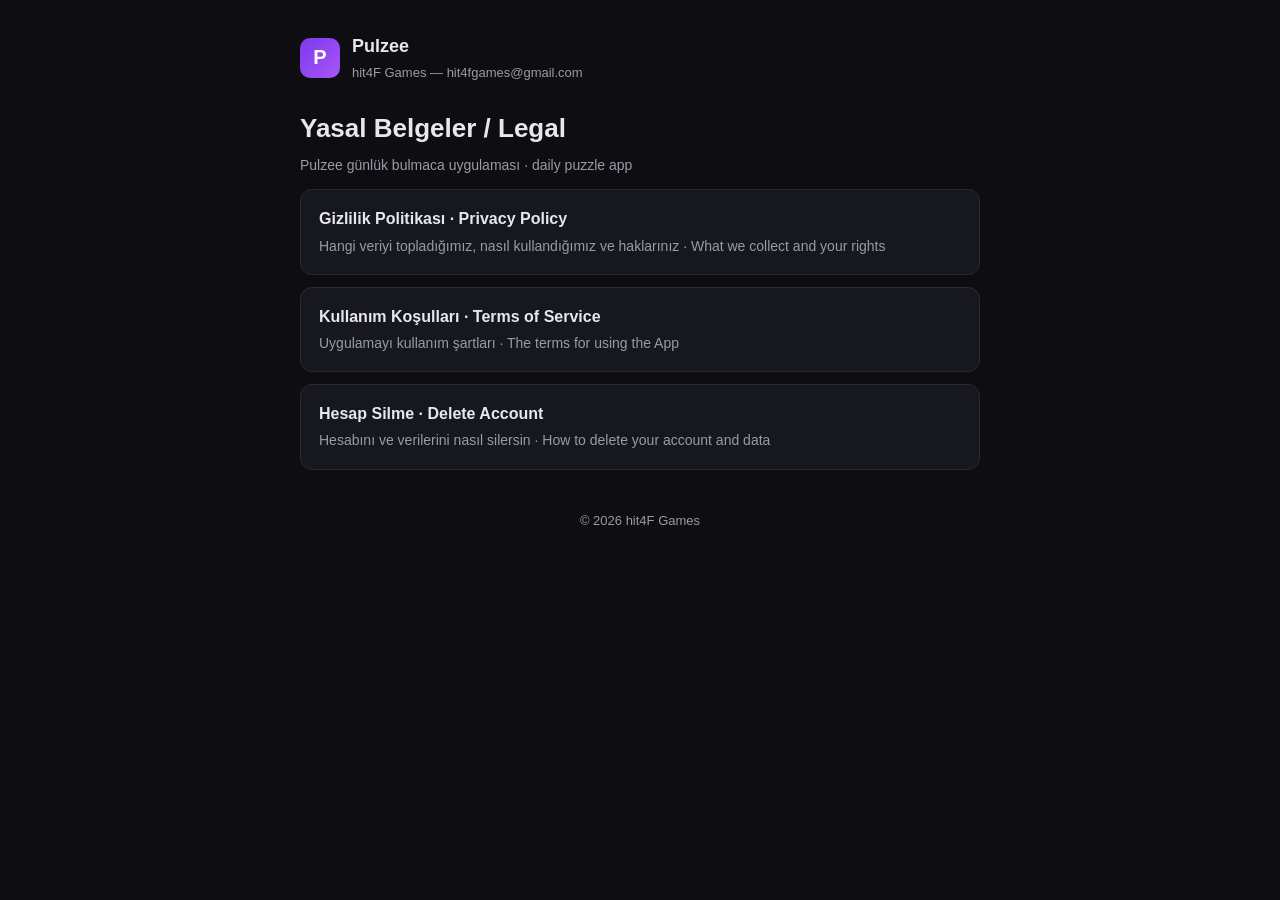
<file: index.html>
<!DOCTYPE html>
<html lang="tr">
<head>
<meta charset="utf-8">
<meta name="viewport" content="width=device-width, initial-scale=1">
<title>Pulzee — Yasal / Legal</title>
<link rel="stylesheet" href="assets/legal.css">
</head>
<body>
<div class="wrap">
  <header class="brand">
    <div class="logo">P</div>
    <div class="name">Pulzee<small>hit4F Games — hit4fgames@gmail.com</small></div>
  </header>

  <h1>Yasal Belgeler / Legal</h1>
  <p class="meta">Pulzee günlük bulmaca uygulaması · daily puzzle app</p>

  <ul class="home-links">
    <li><a href="privacy.html">Gizlilik Politikası · Privacy Policy<span>Hangi veriyi topladığımız, nasıl kullandığımız ve haklarınız · What we collect and your rights</span></a></li>
    <li><a href="terms.html">Kullanım Koşulları · Terms of Service<span>Uygulamayı kullanım şartları · The terms for using the App</span></a></li>
    <li><a href="delete-account.html">Hesap Silme · Delete Account<span>Hesabını ve verilerini nasıl silersin · How to delete your account and data</span></a></li>
  </ul>

  <footer>© 2026 hit4F Games</footer>
</div>
</body>
</html>
</file>
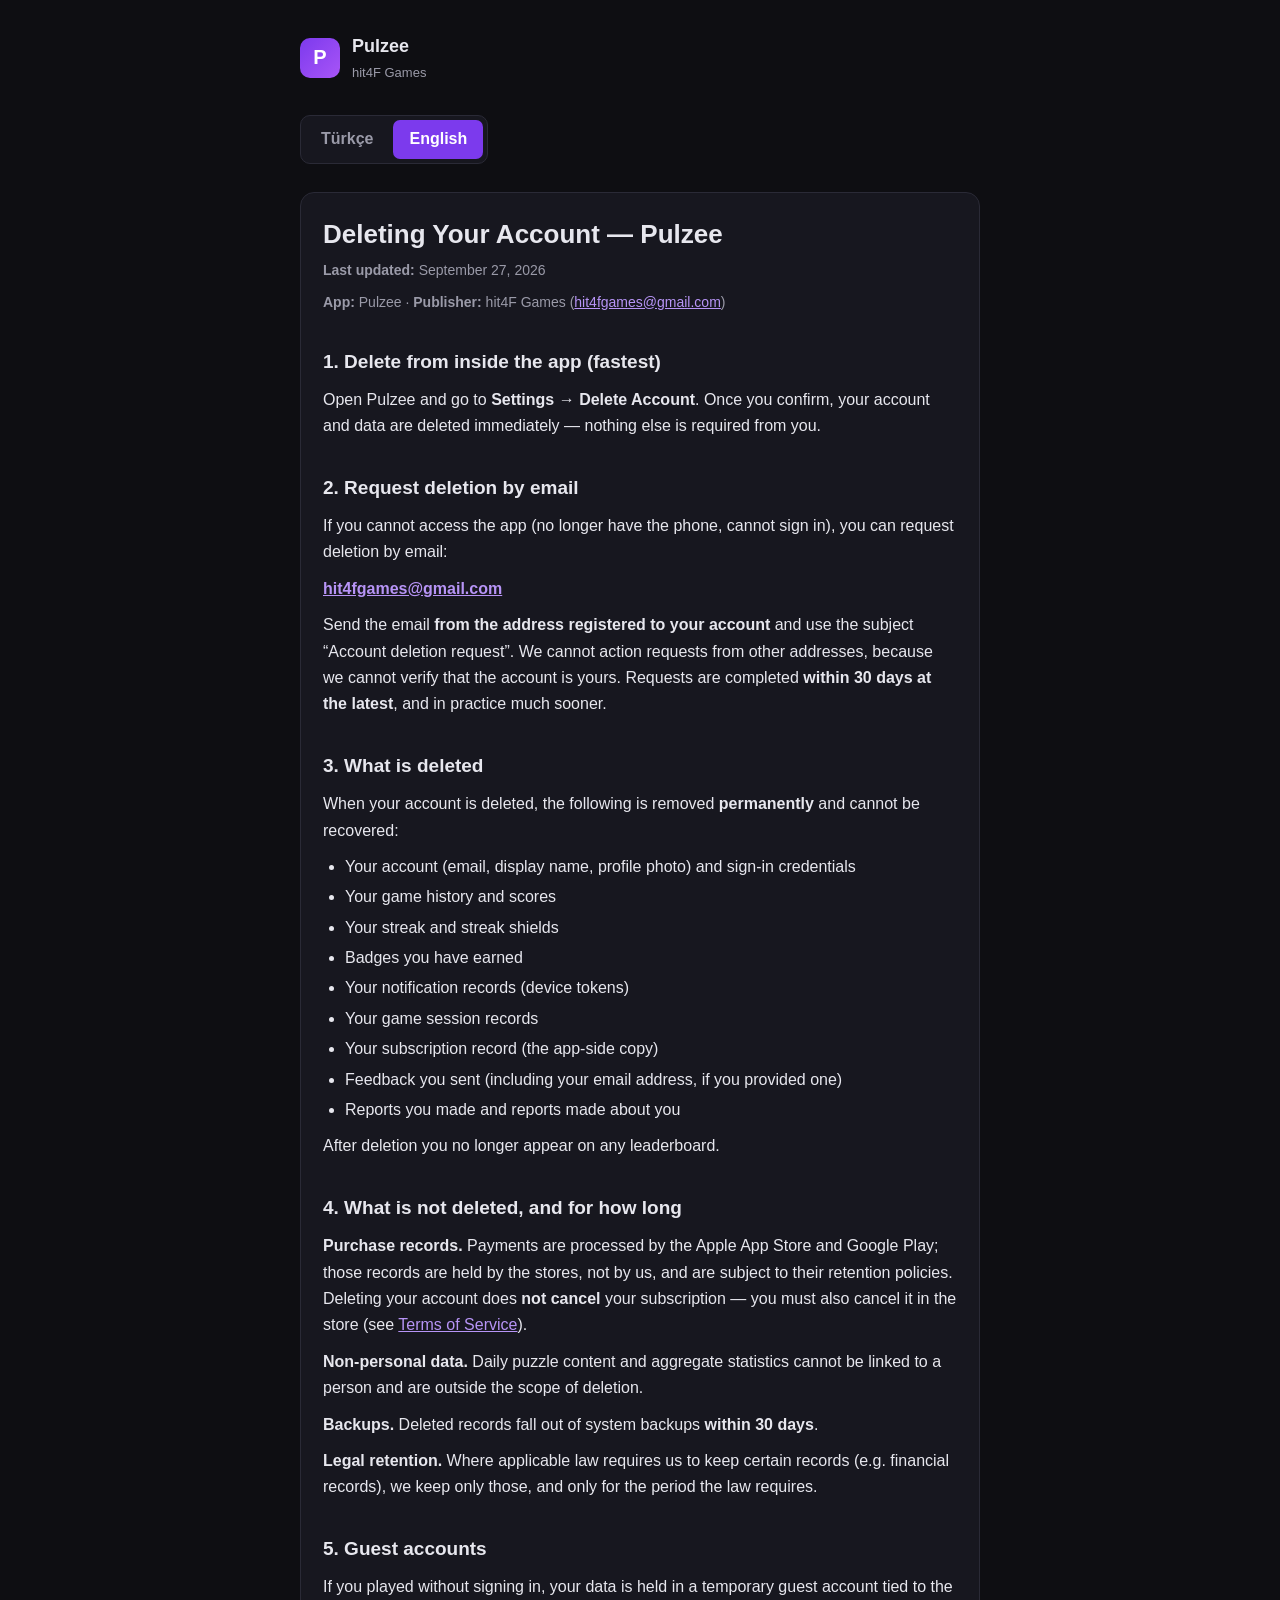
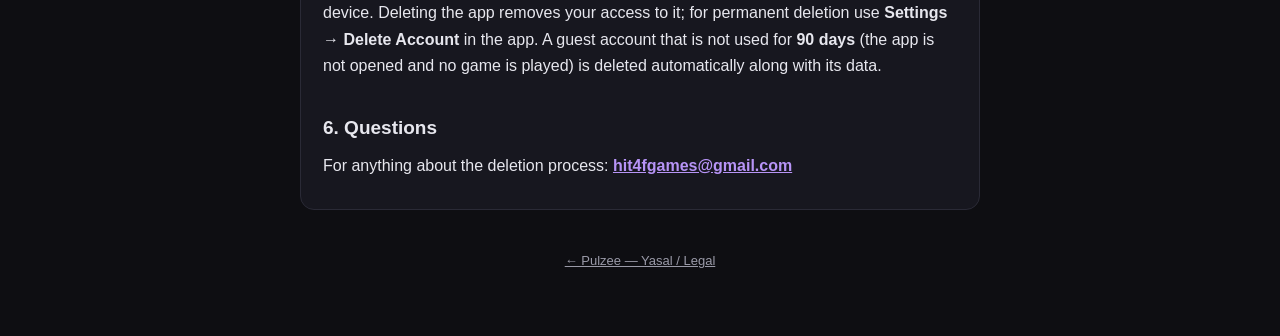
<file: delete-account.html>
<!DOCTYPE html>
<html lang="tr">
<head>
<meta charset="utf-8">
<meta name="viewport" content="width=device-width, initial-scale=1">
<title>Hesap Silme — Pulzee</title>
<link rel="stylesheet" href="assets/legal.css">
</head>
<body>
<div class="wrap">
  <header class="brand">
    <div class="logo">P</div>
    <div class="name">Pulzee<small>hit4F Games</small></div>
  </header>

  <div class="lang-toggle" role="tablist">
    <button data-set="tr" class="active">Türkçe</button>
    <button data-set="en">English</button>
  </div>

  <!-- TÜRKÇE -->
  <article data-lang="tr" class="show card">
    <h1>Hesabını Silme — Pulzee</h1>
    <p class="meta"><strong>Son güncelleme:</strong> 27 Eylül 2026</p>
    <p class="meta"><strong>Uygulama:</strong> Pulzee · <strong>Yayıncı:</strong> hit4F Games (<a href="mailto:hit4fgames@gmail.com">hit4fgames@gmail.com</a>)</p>

    <h2>1. Uygulamadan silme (en hızlı yol)</h2>
    <p>Pulzee'yi açın ve <strong>Ayarlar → Hesabı Sil</strong> yolunu izleyin. Onayladığınızda hesabınız ve verileriniz anında silinir; ayrıca bir işlem yapmanız gerekmez.</p>

    <h2>2. E-posta ile silme talebi</h2>
    <p>Uygulamaya erişemiyorsanız (telefonunuz yoksa, hesabınıza giremiyorsanız) talebinizi e-postayla iletebilirsiniz:</p>
    <p><strong><a href="mailto:hit4fgames@gmail.com?subject=Hesap%20silme%20talebi%20%E2%80%94%20Pulzee">hit4fgames@gmail.com</a></strong></p>
    <p>E-postayı <strong>hesabınıza kayıtlı adresten</strong> gönderin ve konuya “Hesap silme talebi” yazın. Kayıtlı adresten gelmeyen talepleri, hesabın gerçekten size ait olduğunu doğrulayamadığımız için işleme alamayız. Talepler <strong>en geç 30 gün</strong> içinde sonuçlandırılır; pratikte çok daha hızlıdır.</p>

    <h2>3. Silinen veriler</h2>
    <p>Hesabınız silindiğinde şunlar <strong>kalıcı olarak</strong> kaldırılır ve geri alınamaz:</p>
    <ul>
      <li>Hesabınız (e-posta, görünen ad, profil fotoğrafı) ve giriş bilgileriniz</li>
      <li>Oyun geçmişiniz ve puanlarınız</li>
      <li>Seriniz ve seri kalkanlarınız</li>
      <li>Kazandığınız rozetler</li>
      <li>Bildirim kayıtlarınız (cihaz jetonları)</li>
      <li>Oyun oturumu kayıtlarınız</li>
      <li>Abonelik kaydınız (uygulama tarafındaki kopyası)</li>
      <li>Gönderdiğiniz geri bildirimler (yazdıysanız e-posta adresiyle birlikte)</li>
      <li>Yaptığınız ve hakkınızda yapılan şikayet kayıtları</li>
    </ul>
    <p>Silme işleminden sonra liderlik tablolarında görünmezsiniz.</p>

    <h2>4. Silinmeyen veriler ve süreler</h2>
    <p><strong>Satın alma kayıtları.</strong> Ödemeler Apple App Store ve Google Play üzerinden gerçekleşir; bu kayıtlar bizde değil, ilgili mağazada tutulur ve mağazanın kendi saklama politikasına tabidir. Hesabınızı silmek aboneliğinizi <strong>iptal etmez</strong> — aboneliği ayrıca mağazadan kapatmanız gerekir (bkz. <a href="terms.html">Kullanım Koşulları</a>).</p>
    <p><strong>Kişiye bağlı olmayan veriler.</strong> Günlük bulmaca içeriği ve toplam istatistikler kişiyle ilişkilendirilemez; bunlar silme kapsamında değildir.</p>
    <p><strong>Yedekler.</strong> Silinen kayıtlar sistem yedeklerinden en geç <strong>30 gün</strong> içinde düşer.</p>
    <p><strong>Yasal saklama.</strong> Yürürlükteki mevzuat gereği tutmak zorunda olduğumuz kayıtlar (ör. mali kayıtlar) varsa yalnız o kapsamda ve yasanın öngördüğü süreyle saklanır.</p>

    <h2>5. Misafir hesapları</h2>
    <p>Giriş yapmadan oynadıysanız verileriniz cihaza bağlı geçici bir misafir hesabında tutulur. Uygulamayı silmeniz bu hesaba erişimi ortadan kaldırır; kalıcı silme için uygulamadan <strong>Ayarlar → Hesabı Sil</strong> yolunu kullanın. Misafir hesabı <strong>90 gün</strong> boyunca kullanılmazsa (uygulama açılmaz, oyun oynanmazsa) verileriyle birlikte zaten otomatik olarak silinir.</p>

    <h2>6. Sorular</h2>
    <p>Silme süreciyle ilgili her soru için: <strong><a href="mailto:hit4fgames@gmail.com">hit4fgames@gmail.com</a></strong></p>
  </article>

  <!-- ENGLISH -->
  <article data-lang="en" class="card">
    <h1>Deleting Your Account — Pulzee</h1>
    <p class="meta"><strong>Last updated:</strong> September 27, 2026</p>
    <p class="meta"><strong>App:</strong> Pulzee · <strong>Publisher:</strong> hit4F Games (<a href="mailto:hit4fgames@gmail.com">hit4fgames@gmail.com</a>)</p>

    <h2>1. Delete from inside the app (fastest)</h2>
    <p>Open Pulzee and go to <strong>Settings → Delete Account</strong>. Once you confirm, your account and data are deleted immediately — nothing else is required from you.</p>

    <h2>2. Request deletion by email</h2>
    <p>If you cannot access the app (no longer have the phone, cannot sign in), you can request deletion by email:</p>
    <p><strong><a href="mailto:hit4fgames@gmail.com?subject=Account%20deletion%20request%20%E2%80%94%20Pulzee">hit4fgames@gmail.com</a></strong></p>
    <p>Send the email <strong>from the address registered to your account</strong> and use the subject “Account deletion request”. We cannot action requests from other addresses, because we cannot verify that the account is yours. Requests are completed <strong>within 30 days at the latest</strong>, and in practice much sooner.</p>

    <h2>3. What is deleted</h2>
    <p>When your account is deleted, the following is removed <strong>permanently</strong> and cannot be recovered:</p>
    <ul>
      <li>Your account (email, display name, profile photo) and sign-in credentials</li>
      <li>Your game history and scores</li>
      <li>Your streak and streak shields</li>
      <li>Badges you have earned</li>
      <li>Your notification records (device tokens)</li>
      <li>Your game session records</li>
      <li>Your subscription record (the app-side copy)</li>
      <li>Feedback you sent (including your email address, if you provided one)</li>
      <li>Reports you made and reports made about you</li>
    </ul>
    <p>After deletion you no longer appear on any leaderboard.</p>

    <h2>4. What is not deleted, and for how long</h2>
    <p><strong>Purchase records.</strong> Payments are processed by the Apple App Store and Google Play; those records are held by the stores, not by us, and are subject to their retention policies. Deleting your account does <strong>not cancel</strong> your subscription — you must also cancel it in the store (see <a href="terms.html">Terms of Service</a>).</p>
    <p><strong>Non-personal data.</strong> Daily puzzle content and aggregate statistics cannot be linked to a person and are outside the scope of deletion.</p>
    <p><strong>Backups.</strong> Deleted records fall out of system backups <strong>within 30 days</strong>.</p>
    <p><strong>Legal retention.</strong> Where applicable law requires us to keep certain records (e.g. financial records), we keep only those, and only for the period the law requires.</p>

    <h2>5. Guest accounts</h2>
    <p>If you played without signing in, your data is held in a temporary guest account tied to the device. Deleting the app removes your access to it; for permanent deletion use <strong>Settings → Delete Account</strong> in the app. A guest account that is not used for <strong>90 days</strong> (the app is not opened and no game is played) is deleted automatically along with its data.</p>

    <h2>6. Questions</h2>
    <p>For anything about the deletion process: <strong><a href="mailto:hit4fgames@gmail.com">hit4fgames@gmail.com</a></strong></p>
  </article>

  <footer>
    <a href="index.html">← Pulzee — Yasal / Legal</a>
  </footer>
</div>

<script>
  (function () {
    var buttons = document.querySelectorAll('.lang-toggle button');
    function set(lang) {
      document.documentElement.lang = lang;
      document.querySelectorAll('[data-lang]').forEach(function (el) {
        el.classList.toggle('show', el.getAttribute('data-lang') === lang);
      });
      buttons.forEach(function (b) { b.classList.toggle('active', b.getAttribute('data-set') === lang); });
    }
    buttons.forEach(function (b) { b.addEventListener('click', function () { set(b.getAttribute('data-set')); }); });
    var nav = (navigator.language || 'tr').toLowerCase();
    set(nav.indexOf('tr') === 0 ? 'tr' : 'en');
  })();
</script>
</body>
</html>
</file>
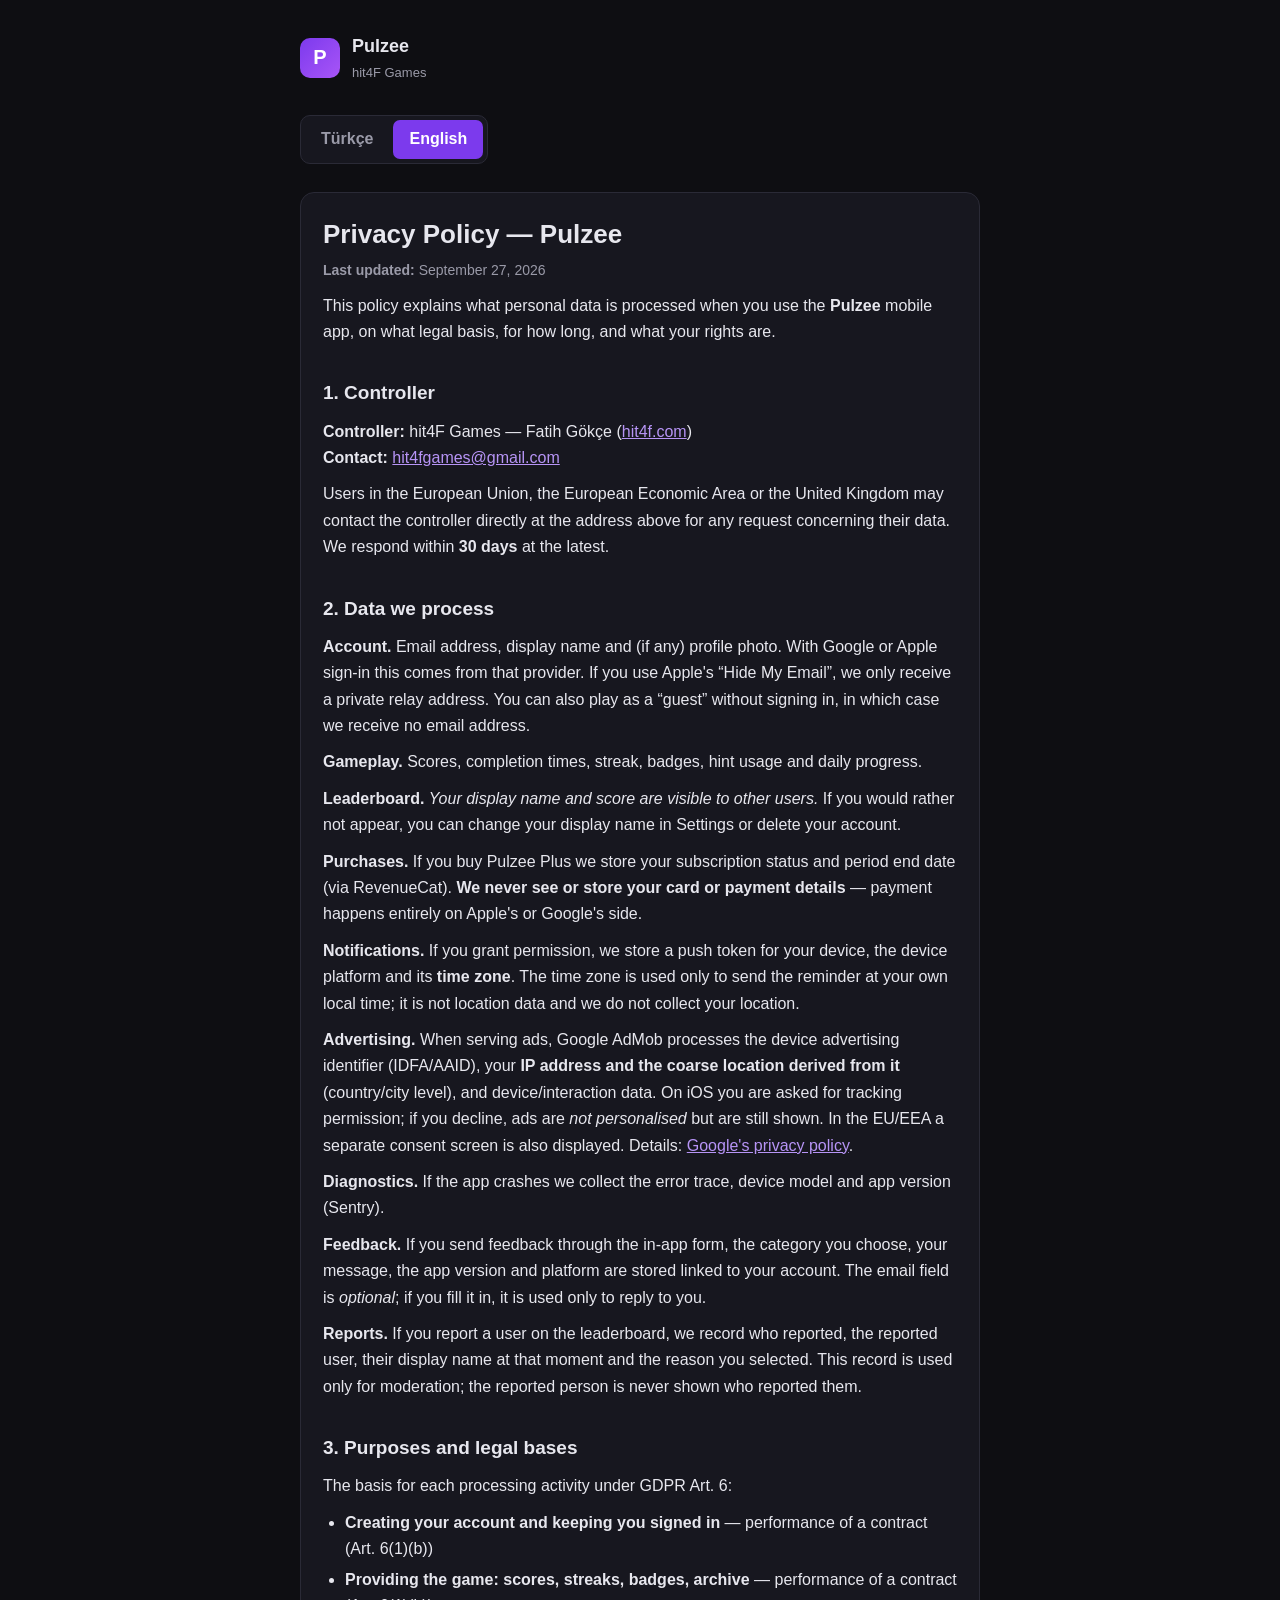
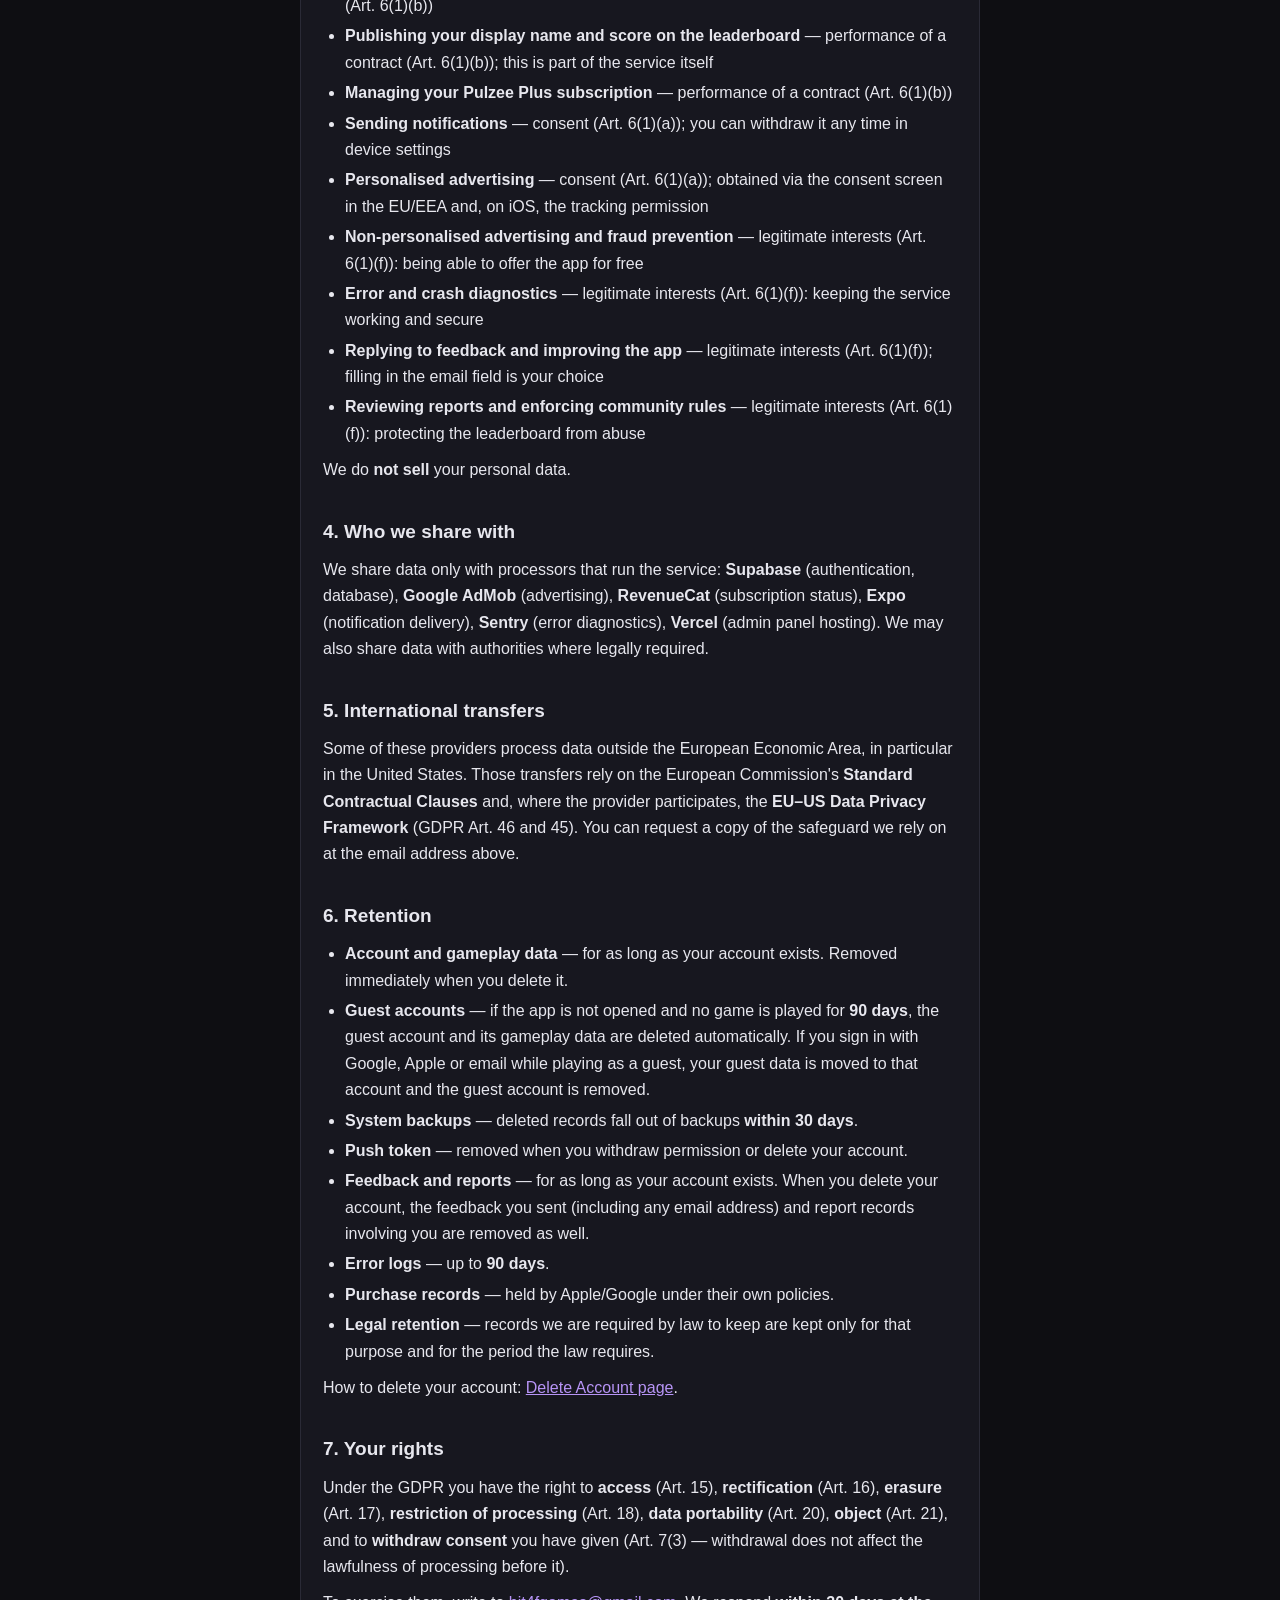
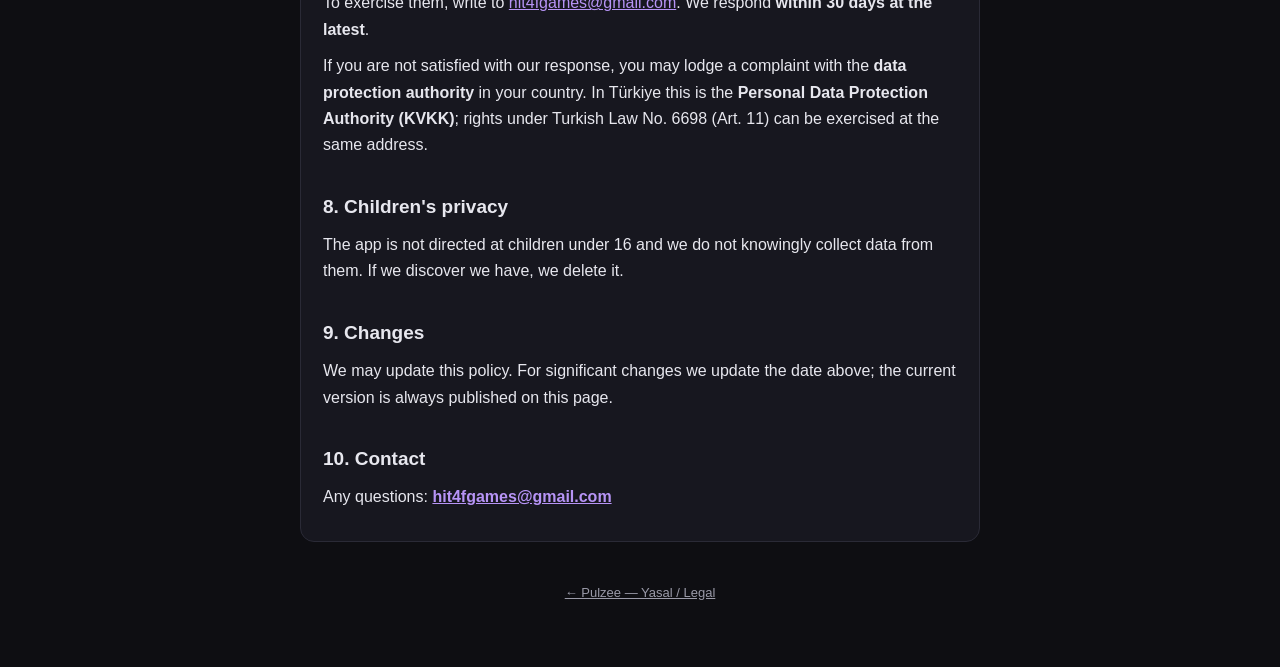
<file: privacy.html>
<!DOCTYPE html>
<html lang="tr">
<head>
<meta charset="utf-8">
<meta name="viewport" content="width=device-width, initial-scale=1">
<title>Gizlilik Politikası — Pulzee</title>
<link rel="stylesheet" href="assets/legal.css">
</head>
<body>
<div class="wrap">
  <header class="brand">
    <div class="logo">P</div>
    <div class="name">Pulzee<small>hit4F Games</small></div>
  </header>

  <div class="lang-toggle" role="tablist">
    <button data-set="tr" class="active">Türkçe</button>
    <button data-set="en">English</button>
  </div>

  <!-- TÜRKÇE -->
  <article data-lang="tr" class="show card">
    <h1>Gizlilik Politikası — Pulzee</h1>
    <p class="meta"><strong>Son güncelleme:</strong> 27 Eylül 2026</p>
    <p>Bu politika, <strong>Pulzee</strong> mobil uygulamasını kullandığınızda hangi kişisel verilerin işlendiğini, hangi hukuki dayanakla, ne kadar süreyle ve haklarınızın neler olduğunu açıklar.</p>

    <h2>1. Veri sorumlusu</h2>
    <p><strong>Veri sorumlusu:</strong> hit4F Games — Fatih Gökçe (<a href="https://hit4f.com">hit4f.com</a>)<br>
    <strong>İletişim:</strong> <a href="mailto:hit4fgames@gmail.com">hit4fgames@gmail.com</a></p>
    <p>Avrupa Birliği, Avrupa Ekonomik Alanı veya Birleşik Krallık'taki kullanıcılar, verileriyle ilgili her talep için doğrudan yukarıdaki adrese yazabilir. Taleplere en geç <strong>30 gün</strong> içinde yanıt veririz.</p>

    <h2>2. İşlediğimiz veriler</h2>
    <p><strong>Hesap.</strong> E-posta adresi, görünen ad ve (varsa) profil fotoğrafı. Google veya Apple ile girişte bu bilgiler o sağlayıcıdan gelir. Apple'da “e-postamı gizle” seçilirse yalnızca bir özel iletim (private relay) adresi alırız. Giriş yapmadan “misafir” olarak da oynayabilirsiniz; o durumda e-posta almayız.</p>
    <p><strong>Oyun verileri.</strong> Skorlar, tamamlama süreleri, seri (streak) bilgisi, rozetler, ipucu kullanımı ve günlük ilerleme.</p>
    <p><strong>Liderlik tablosu.</strong> <em>Görünen adınız ve puanınız diğer kullanıcılara açıktır.</em> Liderlikte görünmek istemiyorsanız görünen adınızı Ayarlar'dan değiştirebilir veya hesabınızı silebilirsiniz.</p>
    <p><strong>Satın alma.</strong> Pulzee Plus alırsanız abonelik durumunuz ve dönem bitiş tarihiniz saklanır (RevenueCat üzerinden). <strong>Kart veya ödeme bilgilerinizi görmeyiz ve saklamayız</strong> — ödeme tamamen Apple/Google tarafında gerçekleşir.</p>
    <p><strong>Bildirim.</strong> İzin verirseniz cihazınıza ait bir bildirim jetonu (push token), cihazın platformu ve <strong>saat dilimi</strong> saklanır. Saat dilimi yalnız hatırlatmayı sizin yerel saatinizde göndermek için kullanılır; konum bilgisi değildir ve konumunuz alınmaz.</p>
    <p><strong>Reklam.</strong> Google AdMob reklam gösterirken cihaz reklam kimliği (IDFA/AAID), <strong>IP adresi ve buradan türetilen kaba konum</strong> (ülke/şehir düzeyi) ile cihaz/etkileşim bilgilerini işler. iOS'ta izleme izni sorulur; reddederseniz reklamlar <em>kişiselleştirilmez</em> ama gösterilmeye devam eder. AB/AEA'da ayrıca bir rıza ekranı gösterilir. Ayrıntı: <a href="https://policies.google.com/privacy">Google gizlilik politikası</a>.</p>
    <p><strong>Teşhis.</strong> Uygulama çökerse hata kaydı, cihaz modeli ve uygulama sürümü toplanır (Sentry).</p>
    <p><strong>Geri bildirim.</strong> Uygulama içi formdan geri bildirim gönderirseniz seçtiğiniz kategori, yazdığınız mesaj, uygulama sürümü ve platform hesabınızla ilişkili olarak saklanır. E-posta alanı <em>isteğe bağlıdır</em>; doldurursanız yalnızca size yanıt vermek için kullanılır.</p>
    <p><strong>Şikayet.</strong> Liderlik tablosunda bir kullanıcıyı şikayet ederseniz şikayet eden, şikayet edilen kullanıcı, o anki görünen adı ve seçilen sebep kaydedilir. Bu kayıt yalnız moderasyon için kullanılır; şikayet edilen kişiye kimin şikayet ettiği gösterilmez.</p>

    <h2>3. Amaçlar ve hukuki dayanaklar</h2>
    <p>GDPR md. 6 kapsamında her işleme faaliyetinin dayanağı:</p>
    <ul>
      <li><strong>Hesabı oluşturmak ve oturumu sürdürmek</strong> — sözleşmenin ifası (md. 6/1-b)</li>
      <li><strong>Oyunu sunmak: skor, seri, rozet, arşiv</strong> — sözleşmenin ifası (md. 6/1-b)</li>
      <li><strong>Liderlik tablosunda görünen ad ve puanı yayımlamak</strong> — sözleşmenin ifası (md. 6/1-b); bu, hizmetin kendisinin bir parçasıdır</li>
      <li><strong>Pulzee Plus aboneliğini yönetmek</strong> — sözleşmenin ifası (md. 6/1-b)</li>
      <li><strong>Bildirim göndermek</strong> — açık rıza (md. 6/1-a); izni cihaz ayarlarından istediğiniz zaman geri alabilirsiniz</li>
      <li><strong>Kişiselleştirilmiş reklam</strong> — açık rıza (md. 6/1-a); AB/AEA'da rıza ekranından, iOS'ta ayrıca izleme izninden alınır</li>
      <li><strong>Kişiselleştirilmemiş reklam ve dolandırıcılık önleme</strong> — meşru menfaat (md. 6/1-f): uygulamayı ücretsiz sunabilmek</li>
      <li><strong>Hata ve çökme teşhisi</strong> — meşru menfaat (md. 6/1-f): hizmetin çalışır ve güvenli kalması</li>
      <li><strong>Geri bildirime yanıt vermek ve uygulamayı geliştirmek</strong> — meşru menfaat (md. 6/1-f); e-posta alanını doldurmak sizin tercihinizdir</li>
      <li><strong>Şikayetleri incelemek ve topluluk kurallarını uygulamak</strong> — meşru menfaat (md. 6/1-f): liderlik tablosunu kötüye kullanıma karşı korumak</li>
    </ul>
    <p>Kişisel verilerinizi <strong>satmayız</strong>.</p>

    <h2>4. Kimlerle paylaşılıyor</h2>
    <p>Verileri yalnız hizmeti sağlayan işleyicilerle paylaşırız: <strong>Supabase</strong> (kimlik doğrulama, veritabanı), <strong>Google AdMob</strong> (reklam), <strong>RevenueCat</strong> (abonelik durumu), <strong>Expo</strong> (bildirim iletimi), <strong>Sentry</strong> (hata teşhisi), <strong>Vercel</strong> (yönetim paneli barındırma). Ayrıca yasal yükümlülük halinde yetkili mercilerle paylaşılabilir.</p>

    <h2>5. Yurt dışına aktarım</h2>
    <p>Bu sağlayıcıların bir kısmı verileri Avrupa Ekonomik Alanı dışında (özellikle ABD) işler. Bu aktarımlar, Avrupa Komisyonu'nun kabul ettiği <strong>Standart Sözleşme Maddeleri</strong>ne ve — sağlayıcı katılımcıysa — <strong>AB–ABD Veri Gizliliği Çerçevesi</strong>ne dayanır (GDPR md. 46 ve 45). Kullandığımız dayanağın bir kopyasını yukarıdaki e-postadan talep edebilirsiniz.</p>

    <h2>6. Saklama süreleri</h2>
    <ul>
      <li><strong>Hesap ve oyun verileri</strong> — hesabınız açık olduğu sürece. Sildiğinizde anında kaldırılır.</li>
      <li><strong>Misafir hesapları</strong> — <strong>90 gün</strong> boyunca uygulama hiç açılmaz ve oyun oynanmazsa misafir hesabı ve oyun verileri otomatik olarak silinir. Misafirken Google, Apple veya e-posta ile giriş yaparsanız misafir verileriniz o hesaba aktarılır ve misafir hesabı kaldırılır.</li>
      <li><strong>Sistem yedekleri</strong> — silinen kayıtlar yedeklerden en geç <strong>30 gün</strong> içinde düşer.</li>
      <li><strong>Bildirim jetonu</strong> — izni geri aldığınızda veya hesap silindiğinde kaldırılır.</li>
      <li><strong>Geri bildirim ve şikayetler</strong> — hesabınız açık olduğu sürece. Hesabınızı sildiğinizde gönderdiğiniz geri bildirimler (varsa e-posta adresiyle birlikte) ve sizinle ilgili şikayet kayıtları da kaldırılır.</li>
      <li><strong>Hata kayıtları</strong> — en fazla <strong>90 gün</strong>.</li>
      <li><strong>Satın alma kayıtları</strong> — Apple/Google tarafında, o mağazaların kendi politikalarına göre.</li>
      <li><strong>Yasal saklama</strong> — mevzuatın zorunlu tuttuğu kayıtlar yalnız o kapsamda ve öngörülen sürede tutulur.</li>
    </ul>
    <p>Hesabınızı nasıl sileceğiniz: <a href="delete-account.html">Hesap Silme sayfası</a>.</p>

    <h2>7. Haklarınız</h2>
    <p>GDPR kapsamında şu haklara sahipsiniz: <strong>erişim</strong> (md. 15), <strong>düzeltme</strong> (md. 16), <strong>silme</strong> (md. 17), <strong>işlemenin kısıtlanması</strong> (md. 18), <strong>veri taşınabilirliği</strong> (md. 20), <strong>itiraz</strong> (md. 21) ve verdiğiniz <strong>rızayı geri alma</strong> (md. 7/3 — geri alma, öncesindeki işlemenin hukukiliğini etkilemez).</p>
    <p>Talepleriniz için <a href="mailto:hit4fgames@gmail.com">hit4fgames@gmail.com</a>. Talepler <strong>en geç 30 gün</strong> içinde yanıtlanır.</p>
    <p>Cevabımızdan memnun kalmazsanız bulunduğunuz ülkedeki <strong>veri koruma otoritesine</strong> şikâyette bulunabilirsiniz. Türkiye'de bu merci <strong>Kişisel Verileri Koruma Kurumu (KVKK)</strong>'dur; KVKK kapsamındaki haklarınız da (6698 sayılı Kanun md. 11) aynı adresten kullanılabilir.</p>

    <h2>8. Çocukların gizliliği</h2>
    <p>Uygulama 16 yaşın altındaki çocuklara yönelik değildir ve bilerek 16 yaş altından veri toplamayız. Böyle bir veri toplandığını fark edersek sileriz.</p>

    <h2>9. Değişiklikler</h2>
    <p>Bu politikayı güncelleyebiliriz. Önemli değişikliklerde yukarıdaki tarih güncellenir; güncel sürüm her zaman bu sayfada yayımlanır.</p>

    <h2>10. İletişim</h2>
    <p>Her soru için: <strong><a href="mailto:hit4fgames@gmail.com">hit4fgames@gmail.com</a></strong></p>
  </article>

  <!-- ENGLISH -->
  <article data-lang="en" class="card">
    <h1>Privacy Policy — Pulzee</h1>
    <p class="meta"><strong>Last updated:</strong> September 27, 2026</p>
    <p>This policy explains what personal data is processed when you use the <strong>Pulzee</strong> mobile app, on what legal basis, for how long, and what your rights are.</p>

    <h2>1. Controller</h2>
    <p><strong>Controller:</strong> hit4F Games — Fatih Gökçe (<a href="https://hit4f.com">hit4f.com</a>)<br>
    <strong>Contact:</strong> <a href="mailto:hit4fgames@gmail.com">hit4fgames@gmail.com</a></p>
    <p>Users in the European Union, the European Economic Area or the United Kingdom may contact the controller directly at the address above for any request concerning their data. We respond within <strong>30 days</strong> at the latest.</p>

    <h2>2. Data we process</h2>
    <p><strong>Account.</strong> Email address, display name and (if any) profile photo. With Google or Apple sign-in this comes from that provider. If you use Apple's “Hide My Email”, we only receive a private relay address. You can also play as a “guest” without signing in, in which case we receive no email address.</p>
    <p><strong>Gameplay.</strong> Scores, completion times, streak, badges, hint usage and daily progress.</p>
    <p><strong>Leaderboard.</strong> <em>Your display name and score are visible to other users.</em> If you would rather not appear, you can change your display name in Settings or delete your account.</p>
    <p><strong>Purchases.</strong> If you buy Pulzee Plus we store your subscription status and period end date (via RevenueCat). <strong>We never see or store your card or payment details</strong> — payment happens entirely on Apple's or Google's side.</p>
    <p><strong>Notifications.</strong> If you grant permission, we store a push token for your device, the device platform and its <strong>time zone</strong>. The time zone is used only to send the reminder at your own local time; it is not location data and we do not collect your location.</p>
    <p><strong>Advertising.</strong> When serving ads, Google AdMob processes the device advertising identifier (IDFA/AAID), your <strong>IP address and the coarse location derived from it</strong> (country/city level), and device/interaction data. On iOS you are asked for tracking permission; if you decline, ads are <em>not personalised</em> but are still shown. In the EU/EEA a separate consent screen is also displayed. Details: <a href="https://policies.google.com/privacy">Google's privacy policy</a>.</p>
    <p><strong>Diagnostics.</strong> If the app crashes we collect the error trace, device model and app version (Sentry).</p>
    <p><strong>Feedback.</strong> If you send feedback through the in-app form, the category you choose, your message, the app version and platform are stored linked to your account. The email field is <em>optional</em>; if you fill it in, it is used only to reply to you.</p>
    <p><strong>Reports.</strong> If you report a user on the leaderboard, we record who reported, the reported user, their display name at that moment and the reason you selected. This record is used only for moderation; the reported person is never shown who reported them.</p>

    <h2>3. Purposes and legal bases</h2>
    <p>The basis for each processing activity under GDPR Art. 6:</p>
    <ul>
      <li><strong>Creating your account and keeping you signed in</strong> — performance of a contract (Art. 6(1)(b))</li>
      <li><strong>Providing the game: scores, streaks, badges, archive</strong> — performance of a contract (Art. 6(1)(b))</li>
      <li><strong>Publishing your display name and score on the leaderboard</strong> — performance of a contract (Art. 6(1)(b)); this is part of the service itself</li>
      <li><strong>Managing your Pulzee Plus subscription</strong> — performance of a contract (Art. 6(1)(b))</li>
      <li><strong>Sending notifications</strong> — consent (Art. 6(1)(a)); you can withdraw it any time in device settings</li>
      <li><strong>Personalised advertising</strong> — consent (Art. 6(1)(a)); obtained via the consent screen in the EU/EEA and, on iOS, the tracking permission</li>
      <li><strong>Non-personalised advertising and fraud prevention</strong> — legitimate interests (Art. 6(1)(f)): being able to offer the app for free</li>
      <li><strong>Error and crash diagnostics</strong> — legitimate interests (Art. 6(1)(f)): keeping the service working and secure</li>
      <li><strong>Replying to feedback and improving the app</strong> — legitimate interests (Art. 6(1)(f)); filling in the email field is your choice</li>
      <li><strong>Reviewing reports and enforcing community rules</strong> — legitimate interests (Art. 6(1)(f)): protecting the leaderboard from abuse</li>
    </ul>
    <p>We do <strong>not sell</strong> your personal data.</p>

    <h2>4. Who we share with</h2>
    <p>We share data only with processors that run the service: <strong>Supabase</strong> (authentication, database), <strong>Google AdMob</strong> (advertising), <strong>RevenueCat</strong> (subscription status), <strong>Expo</strong> (notification delivery), <strong>Sentry</strong> (error diagnostics), <strong>Vercel</strong> (admin panel hosting). We may also share data with authorities where legally required.</p>

    <h2>5. International transfers</h2>
    <p>Some of these providers process data outside the European Economic Area, in particular in the United States. Those transfers rely on the European Commission's <strong>Standard Contractual Clauses</strong> and, where the provider participates, the <strong>EU–US Data Privacy Framework</strong> (GDPR Art. 46 and 45). You can request a copy of the safeguard we rely on at the email address above.</p>

    <h2>6. Retention</h2>
    <ul>
      <li><strong>Account and gameplay data</strong> — for as long as your account exists. Removed immediately when you delete it.</li>
      <li><strong>Guest accounts</strong> — if the app is not opened and no game is played for <strong>90 days</strong>, the guest account and its gameplay data are deleted automatically. If you sign in with Google, Apple or email while playing as a guest, your guest data is moved to that account and the guest account is removed.</li>
      <li><strong>System backups</strong> — deleted records fall out of backups <strong>within 30 days</strong>.</li>
      <li><strong>Push token</strong> — removed when you withdraw permission or delete your account.</li>
      <li><strong>Feedback and reports</strong> — for as long as your account exists. When you delete your account, the feedback you sent (including any email address) and report records involving you are removed as well.</li>
      <li><strong>Error logs</strong> — up to <strong>90 days</strong>.</li>
      <li><strong>Purchase records</strong> — held by Apple/Google under their own policies.</li>
      <li><strong>Legal retention</strong> — records we are required by law to keep are kept only for that purpose and for the period the law requires.</li>
    </ul>
    <p>How to delete your account: <a href="delete-account.html">Delete Account page</a>.</p>

    <h2>7. Your rights</h2>
    <p>Under the GDPR you have the right to <strong>access</strong> (Art. 15), <strong>rectification</strong> (Art. 16), <strong>erasure</strong> (Art. 17), <strong>restriction of processing</strong> (Art. 18), <strong>data portability</strong> (Art. 20), <strong>object</strong> (Art. 21), and to <strong>withdraw consent</strong> you have given (Art. 7(3) — withdrawal does not affect the lawfulness of processing before it).</p>
    <p>To exercise them, write to <a href="mailto:hit4fgames@gmail.com">hit4fgames@gmail.com</a>. We respond <strong>within 30 days at the latest</strong>.</p>
    <p>If you are not satisfied with our response, you may lodge a complaint with the <strong>data protection authority</strong> in your country. In Türkiye this is the <strong>Personal Data Protection Authority (KVKK)</strong>; rights under Turkish Law No. 6698 (Art. 11) can be exercised at the same address.</p>

    <h2>8. Children's privacy</h2>
    <p>The app is not directed at children under 16 and we do not knowingly collect data from them. If we discover we have, we delete it.</p>

    <h2>9. Changes</h2>
    <p>We may update this policy. For significant changes we update the date above; the current version is always published on this page.</p>

    <h2>10. Contact</h2>
    <p>Any questions: <strong><a href="mailto:hit4fgames@gmail.com">hit4fgames@gmail.com</a></strong></p>
  </article>

  <footer>
    <a href="index.html">← Pulzee — Yasal / Legal</a>
  </footer>
</div>

<script>
  (function () {
    var buttons = document.querySelectorAll('.lang-toggle button');
    function set(lang) {
      document.documentElement.lang = lang;
      document.querySelectorAll('[data-lang]').forEach(function (el) {
        el.classList.toggle('show', el.getAttribute('data-lang') === lang);
      });
      buttons.forEach(function (b) { b.classList.toggle('active', b.getAttribute('data-set') === lang); });
    }
    buttons.forEach(function (b) { b.addEventListener('click', function () { set(b.getAttribute('data-set')); }); });
    var nav = (navigator.language || 'tr').toLowerCase();
    set(nav.indexOf('tr') === 0 ? 'tr' : 'en');
  })();
</script>
</body>
</html>
</file>
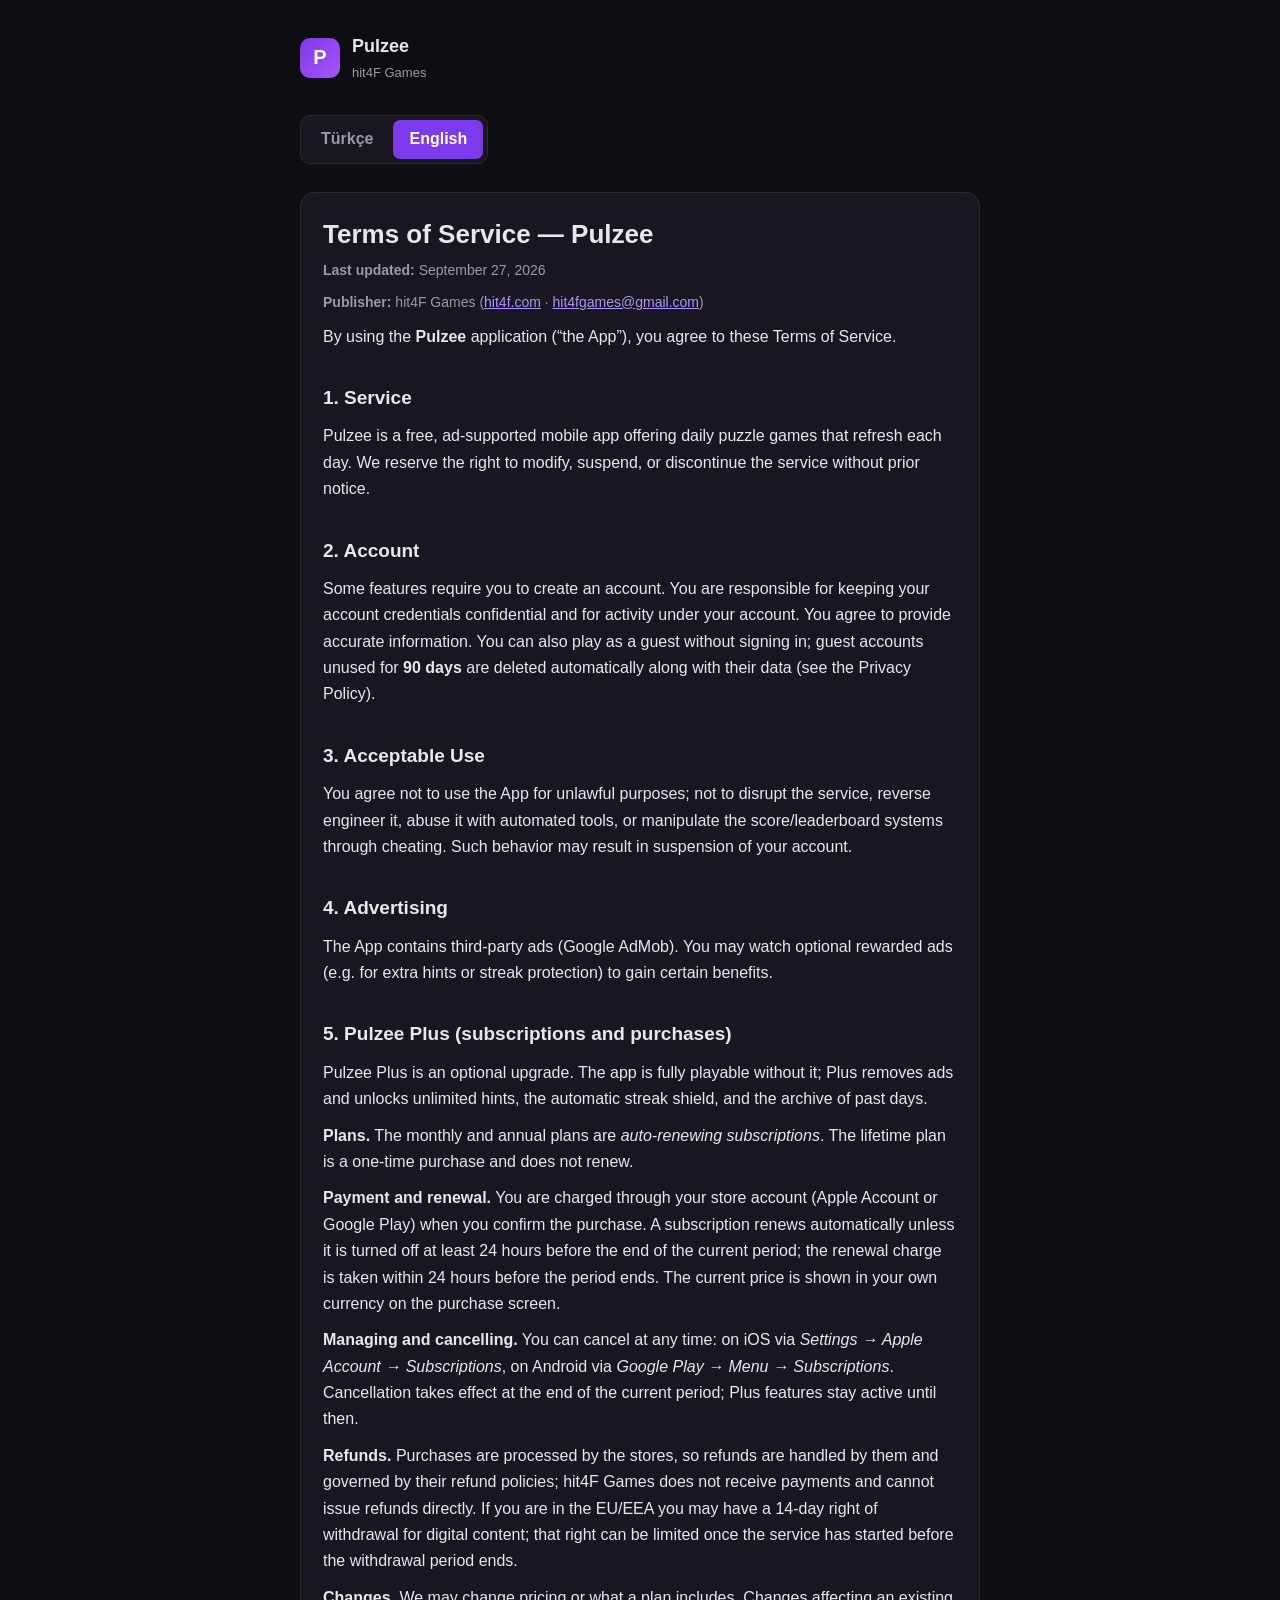
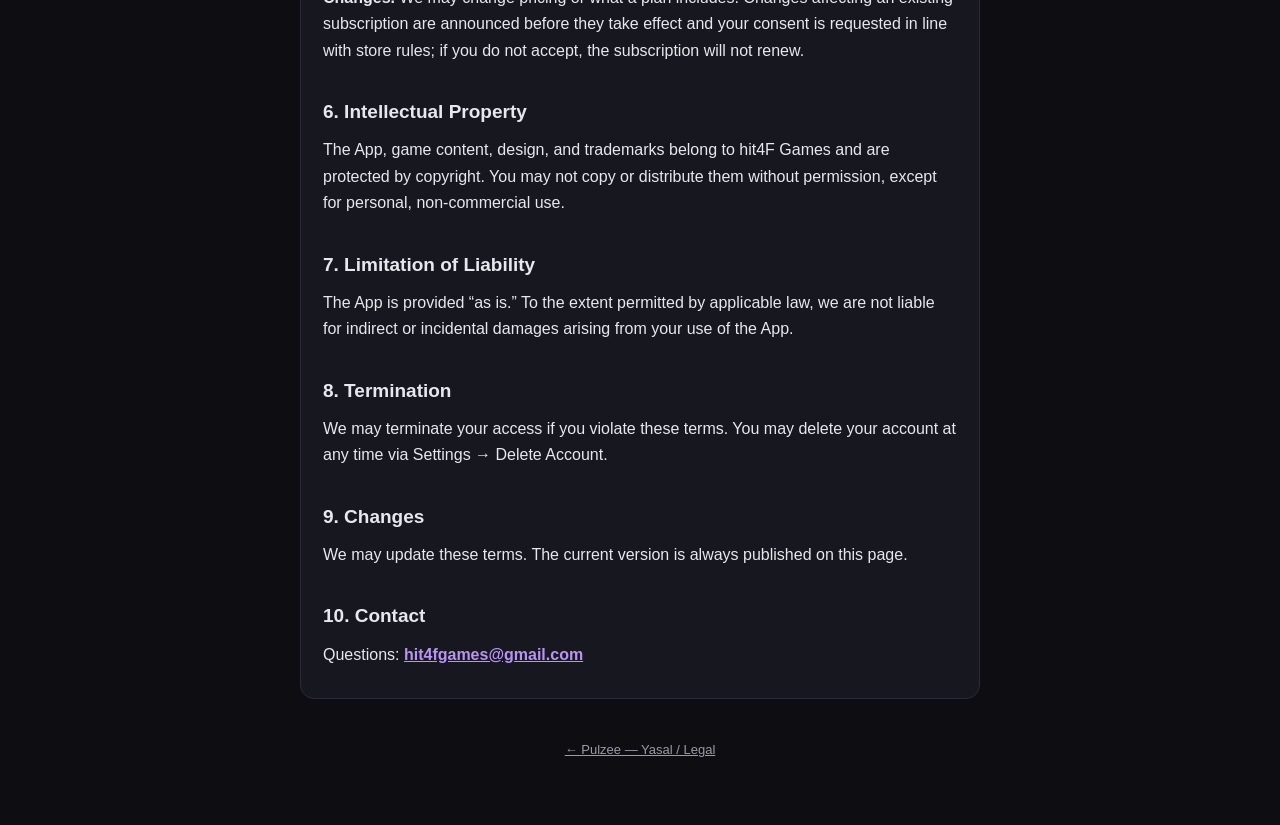
<file: terms.html>
<!DOCTYPE html>
<html lang="tr">
<head>
<meta charset="utf-8">
<meta name="viewport" content="width=device-width, initial-scale=1">
<title>Kullanım Koşulları — Pulzee</title>
<link rel="stylesheet" href="assets/legal.css">
</head>
<body>
<div class="wrap">
  <header class="brand">
    <div class="logo">P</div>
    <div class="name">Pulzee<small>hit4F Games</small></div>
  </header>

  <div class="lang-toggle" role="tablist">
    <button data-set="tr" class="active">Türkçe</button>
    <button data-set="en">English</button>
  </div>

  <!-- TÜRKÇE -->
  <article data-lang="tr" class="show card">
    <h1>Kullanım Koşulları — Pulzee</h1>
    <p class="meta"><strong>Son güncelleme:</strong> 27 Eylül 2026</p>
    <p class="meta"><strong>Yayıncı:</strong> hit4F Games (<a href="https://hit4f.com">hit4f.com</a> · <a href="mailto:hit4fgames@gmail.com">hit4fgames@gmail.com</a>)</p>
    <p><strong>Pulzee</strong> uygulamasını (“Uygulama”) kullanarak bu Kullanım Koşullarını kabul etmiş olursunuz.</p>

    <h2>1. Hizmet</h2>
    <p>Pulzee, her gün yenilenen günlük bulmaca oyunları sunan ücretsiz, reklam destekli bir mobil uygulamadır. Hizmeti önceden haber vermeksizin değiştirme, askıya alma veya sonlandırma hakkımızı saklı tutarız.</p>

    <h2>2. Hesap</h2>
    <p>Bazı özellikler için bir hesap oluşturmanız gerekir. Hesap bilgilerinizin gizliliğinden ve hesabınız altında gerçekleşen etkinliklerden siz sorumlusunuz. Doğru bilgi vermeyi kabul edersiniz. Giriş yapmadan misafir olarak da oynayabilirsiniz; <strong>90 gün</strong> kullanılmayan misafir hesapları verileriyle birlikte otomatik olarak silinir (bkz. Gizlilik Politikası).</p>

    <h2>3. Kabul Edilebilir Kullanım</h2>
    <p>Uygulamayı yasa dışı amaçlarla kullanmamayı; hizmeti aksatmaya, tersine mühendislik yapmaya, otomatik araçlarla kötüye kullanmaya veya skor/liderlik sistemlerini hileyle manipüle etmeye çalışmamayı kabul edersiniz. Bu tür davranışlar hesabınızın askıya alınmasına yol açabilir.</p>

    <h2>4. Reklamlar</h2>
    <p>Uygulama, üçüncü taraf reklamlar (Google AdMob) içerir. İsteğe bağlı ödüllü reklamlar (ör. ek ipucu, seri koruma) izleyerek bazı avantajlar elde edebilirsiniz.</p>

    <h2>5. Pulzee Plus (abonelik ve satın almalar)</h2>
    <p>Pulzee Plus isteğe bağlı bir yükseltmedir. Uygulama Plus olmadan da tam olarak oynanabilir; Plus reklamları kaldırır, sınırsız ipucu, otomatik seri kalkanı ve geçmiş günlerin arşivini açar.</p>
    <p><strong>Planlar.</strong> Aylık ve yıllık planlar <em>otomatik yenilenen aboneliklerdir</em>. Ömür boyu plan ise tek seferlik bir satın almadır ve yenilenmez.</p>
    <p><strong>Ödeme ve yenileme.</strong> Ücret, satın almayı onayladığınızda mağaza hesabınıza (Apple Kimliği veya Google Play) yansıtılır. Abonelik, içinde bulunulan dönem bitmeden en az 24 saat önce kapatılmazsa kendiliğinden yenilenir; yenileme ücreti dönem bitiminden önceki 24 saat içinde tahsil edilir. Güncel fiyat satın alma ekranında, kendi para biriminizde gösterilir.</p>
    <p><strong>Yönetme ve iptal.</strong> Aboneliğinizi istediğiniz zaman kapatabilirsiniz: iOS'ta <em>Ayarlar → Apple Kimliği → Abonelikler</em>, Android'de <em>Google Play → Menü → Abonelikler</em>. İptal, içinde bulunulan dönemin sonunda geçerli olur; o döneme kadar Plus özellikleri açık kalır.</p>
    <p><strong>İade.</strong> Satın almalar mağaza üzerinden gerçekleştiği için iadeleri de mağaza yürütür ve mağazanın iade politikasına tabidir; hit4F Games ödeme almaz ve doğrudan iade yapamaz. AB/AEA'da bulunuyorsanız dijital içerik için 14 günlük cayma hakkınız olabilir; hizmet cayma süresi dolmadan başlatıldığında bu hak sınırlanabilir.</p>
    <p><strong>Değişiklikler.</strong> Fiyatı veya plan içeriğini değiştirebiliriz. Mevcut bir aboneliği etkileyen değişiklikler yürürlüğe girmeden önce bildirilir ve mağazanın kuralları uyarınca onayınız istenir; kabul etmezseniz abonelik yenilenmez.</p>

    <h2>6. Fikri Mülkiyet</h2>
    <p>Uygulama, oyun içerikleri, tasarım ve markalar hit4F Games’e aittir ve telif hakkı ile korunur. Kişisel, ticari olmayan kullanım dışında izinsiz kopyalayamaz veya dağıtamazsınız.</p>

    <h2>7. Sorumluluğun Sınırlandırılması</h2>
    <p>Uygulama “olduğu gibi” sunulur. Yürürlükteki yasaların izin verdiği ölçüde, Uygulamanın kullanımından doğan dolaylı veya arızi zararlardan sorumlu değiliz.</p>

    <h2>8. Fesih</h2>
    <p>Bu koşulları ihlal etmeniz halinde erişiminizi sonlandırabiliriz. Hesabınızı istediğiniz zaman Ayarlar → Hesabı Sil yoluyla silebilirsiniz.</p>

    <h2>9. Değişiklikler</h2>
    <p>Bu koşulları güncelleyebiliriz. Güncel sürüm her zaman bu sayfada yayınlanır.</p>

    <h2>10. İletişim</h2>
    <p>Sorularınız için: <strong><a href="mailto:hit4fgames@gmail.com">hit4fgames@gmail.com</a></strong></p>
  </article>

  <!-- ENGLISH -->
  <article data-lang="en" class="card">
    <h1>Terms of Service — Pulzee</h1>
    <p class="meta"><strong>Last updated:</strong> September 27, 2026</p>
    <p class="meta"><strong>Publisher:</strong> hit4F Games (<a href="https://hit4f.com">hit4f.com</a> · <a href="mailto:hit4fgames@gmail.com">hit4fgames@gmail.com</a>)</p>
    <p>By using the <strong>Pulzee</strong> application (“the App”), you agree to these Terms of Service.</p>

    <h2>1. Service</h2>
    <p>Pulzee is a free, ad-supported mobile app offering daily puzzle games that refresh each day. We reserve the right to modify, suspend, or discontinue the service without prior notice.</p>

    <h2>2. Account</h2>
    <p>Some features require you to create an account. You are responsible for keeping your account credentials confidential and for activity under your account. You agree to provide accurate information. You can also play as a guest without signing in; guest accounts unused for <strong>90 days</strong> are deleted automatically along with their data (see the Privacy Policy).</p>

    <h2>3. Acceptable Use</h2>
    <p>You agree not to use the App for unlawful purposes; not to disrupt the service, reverse engineer it, abuse it with automated tools, or manipulate the score/leaderboard systems through cheating. Such behavior may result in suspension of your account.</p>

    <h2>4. Advertising</h2>
    <p>The App contains third-party ads (Google AdMob). You may watch optional rewarded ads (e.g. for extra hints or streak protection) to gain certain benefits.</p>

    <h2>5. Pulzee Plus (subscriptions and purchases)</h2>
    <p>Pulzee Plus is an optional upgrade. The app is fully playable without it; Plus removes ads and unlocks unlimited hints, the automatic streak shield, and the archive of past days.</p>
    <p><strong>Plans.</strong> The monthly and annual plans are <em>auto-renewing subscriptions</em>. The lifetime plan is a one-time purchase and does not renew.</p>
    <p><strong>Payment and renewal.</strong> You are charged through your store account (Apple Account or Google Play) when you confirm the purchase. A subscription renews automatically unless it is turned off at least 24 hours before the end of the current period; the renewal charge is taken within 24 hours before the period ends. The current price is shown in your own currency on the purchase screen.</p>
    <p><strong>Managing and cancelling.</strong> You can cancel at any time: on iOS via <em>Settings → Apple Account → Subscriptions</em>, on Android via <em>Google Play → Menu → Subscriptions</em>. Cancellation takes effect at the end of the current period; Plus features stay active until then.</p>
    <p><strong>Refunds.</strong> Purchases are processed by the stores, so refunds are handled by them and governed by their refund policies; hit4F Games does not receive payments and cannot issue refunds directly. If you are in the EU/EEA you may have a 14-day right of withdrawal for digital content; that right can be limited once the service has started before the withdrawal period ends.</p>
    <p><strong>Changes.</strong> We may change pricing or what a plan includes. Changes affecting an existing subscription are announced before they take effect and your consent is requested in line with store rules; if you do not accept, the subscription will not renew.</p>

    <h2>6. Intellectual Property</h2>
    <p>The App, game content, design, and trademarks belong to hit4F Games and are protected by copyright. You may not copy or distribute them without permission, except for personal, non-commercial use.</p>

    <h2>7. Limitation of Liability</h2>
    <p>The App is provided “as is.” To the extent permitted by applicable law, we are not liable for indirect or incidental damages arising from your use of the App.</p>

    <h2>8. Termination</h2>
    <p>We may terminate your access if you violate these terms. You may delete your account at any time via Settings → Delete Account.</p>

    <h2>9. Changes</h2>
    <p>We may update these terms. The current version is always published on this page.</p>

    <h2>10. Contact</h2>
    <p>Questions: <strong><a href="mailto:hit4fgames@gmail.com">hit4fgames@gmail.com</a></strong></p>
  </article>

  <footer>
    <a href="index.html">← Pulzee — Yasal / Legal</a>
  </footer>
</div>

<script>
  (function () {
    var buttons = document.querySelectorAll('.lang-toggle button');
    function set(lang) {
      document.documentElement.lang = lang;
      document.querySelectorAll('[data-lang]').forEach(function (el) {
        el.classList.toggle('show', el.getAttribute('data-lang') === lang);
      });
      buttons.forEach(function (b) { b.classList.toggle('active', b.getAttribute('data-set') === lang); });
    }
    buttons.forEach(function (b) { b.addEventListener('click', function () { set(b.getAttribute('data-set')); }); });
    var nav = (navigator.language || 'tr').toLowerCase();
    set(nav.indexOf('tr') === 0 ? 'tr' : 'en');
  })();
</script>
</body>
</html>
</file>
<file: assets/legal.css>
:root {
  --bg: #0e0e12;
  --surface: #17171f;
  --border: #2a2a36;
  --text: #e7e7ee;
  --muted: #9a9aa8;
  --accent: #7c3aed;
}
* { box-sizing: border-box; }
html { -webkit-text-size-adjust: 100%; }
body {
  margin: 0;
  background: var(--bg);
  color: var(--text);
  font-family: -apple-system, BlinkMacSystemFont, "Segoe UI", Roboto, Helvetica, Arial, sans-serif;
  line-height: 1.65;
  font-size: 16px;
}
.wrap { max-width: 720px; margin: 0 auto; padding: 32px 20px 64px; }
header.brand {
  display: flex; align-items: center; gap: 12px; margin-bottom: 24px;
}
header.brand .logo {
  width: 40px; height: 40px; border-radius: 10px;
  background: linear-gradient(135deg, var(--accent), #a855f7);
  display: flex; align-items: center; justify-content: center;
  font-weight: 800; color: #fff; font-size: 20px;
}
header.brand .name { font-weight: 700; font-size: 18px; }
header.brand .name small { display: block; color: var(--muted); font-weight: 400; font-size: 13px; }
.lang-toggle { display: inline-flex; gap: 4px; margin: 8px 0 28px; background: var(--surface); border: 1px solid var(--border); border-radius: 10px; padding: 4px; }
.lang-toggle button {
  border: 0; background: transparent; color: var(--muted); font: inherit; font-weight: 600;
  padding: 6px 16px; border-radius: 7px; cursor: pointer;
}
.lang-toggle button.active { background: var(--accent); color: #fff; }
h1 { font-size: 26px; margin: 0 0 4px; }
h2 { font-size: 19px; margin: 32px 0 8px; }
.meta { color: var(--muted); font-size: 14px; margin: 0 0 8px; }
a { color: #b794f6; }
p { margin: 10px 0; }
ul { margin: 10px 0; padding-left: 22px; }
li { margin: 4px 0; }
.card { background: var(--surface); border: 1px solid var(--border); border-radius: 14px; padding: 20px 22px; }
footer { color: var(--muted); font-size: 13px; margin-top: 40px; text-align: center; }
footer a { color: var(--muted); }
[data-lang]:not(.show) { display: none; }
.home-links { list-style: none; padding: 0; }
.home-links li { margin: 12px 0; }
.home-links a {
  display: block; background: var(--surface); border: 1px solid var(--border);
  border-radius: 12px; padding: 16px 18px; text-decoration: none; color: var(--text); font-weight: 600;
}
.home-links a span { display: block; color: var(--muted); font-weight: 400; font-size: 14px; margin-top: 2px; }
</file>
